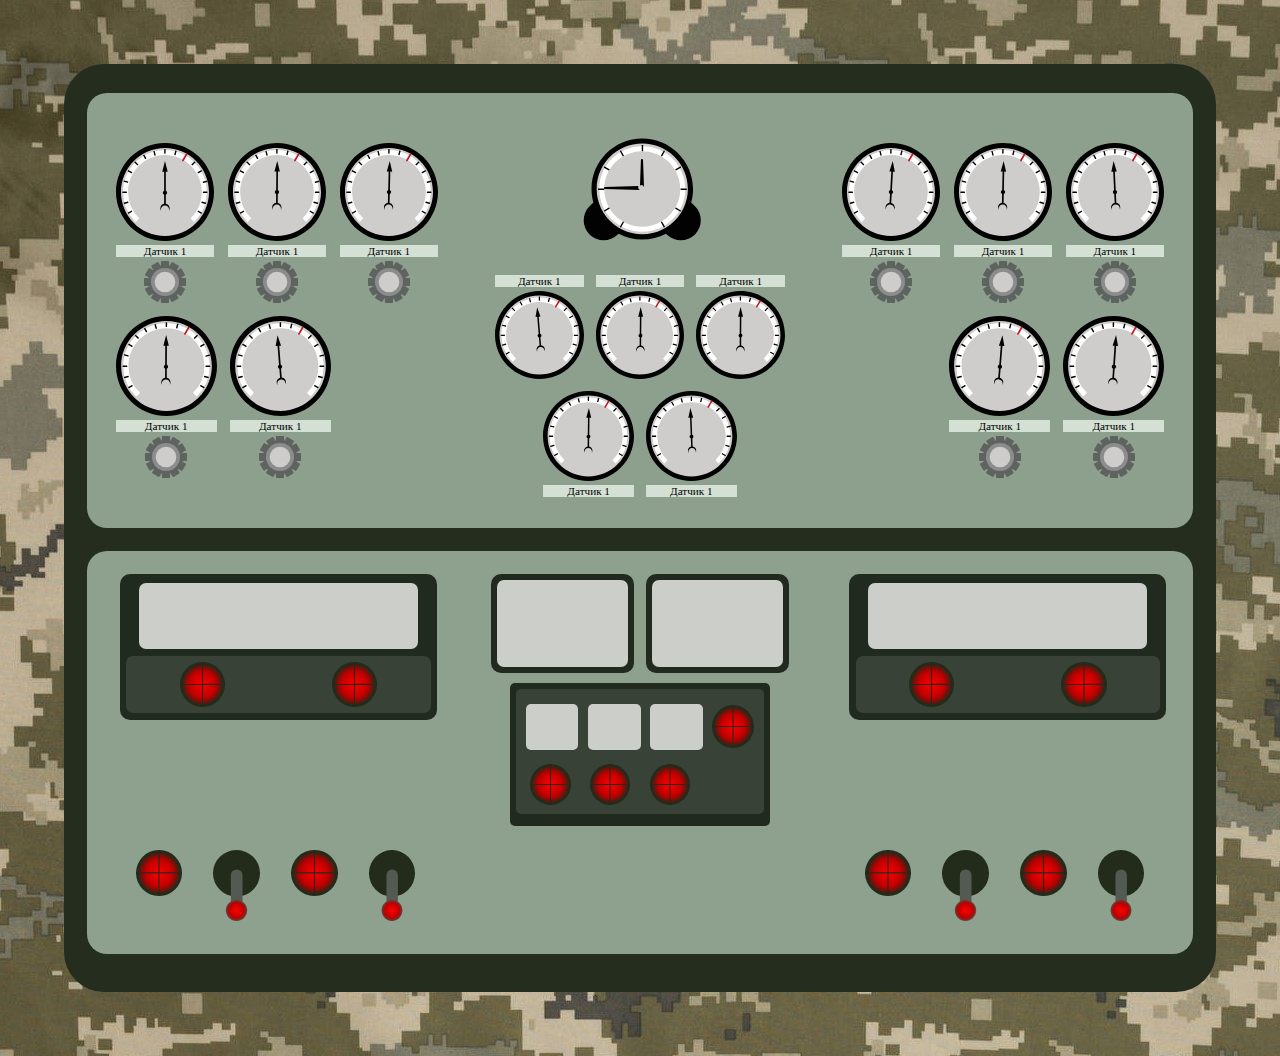
<file: index2.html>
<html lang="en">
<head>
    <meta charset="UTF-8">
    <meta http-equiv="X-UA-Compatible" content="IE=edge">
    <meta name="viewport" content="width=device-width, initial-scale=1.0">
    <link rel="stylesheet" href="style2.css">
    <title>Document</title>
</head>
<body onresize="setHeight">
   <div id="bac1" >
       <div id="panel1">
           <div class="bloc-left">
               <div class="bloc-datchik-up3">
                   <div class="bloc-datchik">
                        <div class="datchik">
                            <div class="img-p">
                                 <div class="strelka">
                                     <div class="strelkablock">
                                     <img  src="img/ctrelka2.svg" alt="strelca">
                                     </div>
                                    </div>
                                 <img class="img-datchik" src="img/datchik-1.svg" alt="datchik-1">
                            </div>
                            
                       </div>
                        <p class="text">Датчик 1</p>
                        <p class="img-p2" ><img  class="img-richag-krug-1" src="img/richag-krug-1.svg" alt="richag-krug-1"></p>
                    </div>
                    <div class="bloc-datchik">
                        <div class="datchik">
                            <div class="img-p">
                                 <div class="strelka">
                                     <div class="strelkablock">
                                     <img  src="img/ctrelka2.svg" alt="strelca">
                                     </div>
                                    </div>
                                 <img class="img-datchik" src="img/datchik-1.svg" alt="datchik-1">
                            </div>
                            
                       </div>
                        <p class="text">Датчик 1</p>
                        <p class="img-p2" ><img  class="img-richag-krug-1" src="img/richag-krug-1.svg" alt="richag-krug-1"></p>
                    </div>
                    <div class="bloc-datchik">
                        <div class="datchik">
                            <div class="img-p">
                                 <div class="strelka">
                                     <div class="strelkablock">
                                     <img  src="img/ctrelka2.svg" alt="strelca">
                                     </div>
                                    </div>
                                 <img class="img-datchik" src="img/datchik-1.svg" alt="datchik-1">
                            </div>
                            
                       </div>
                        <p class="text">Датчик 1</p>
                        <p class="img-p2" ><img  class="img-richag-krug-1" src="img/richag-krug-1.svg" alt="richag-krug-1"></p>
                    </div>
               </div>
               <div class="bloc-datchik-up2">
                    <div class="bloc-datchik">
                        <div class="datchik">
                            <div class="img-p">
                                 <div class="strelka">
                                     <div class="strelkablock">
                                     <img  src="img/ctrelka2.svg" alt="strelca">
                                     </div>
                                    </div>
                                 <img class="img-datchik" src="img/datchik-1.svg" alt="datchik-1">
                            </div>
                            
                       </div>
                        <p class="text">Датчик 1</p>
                        <p class="img-p2" ><img  class="img-richag-krug-1" src="img/richag-krug-1.svg" alt="richag-krug-1"></p>
                    </div>
                    <div class="bloc-datchik">
                        <div class="datchik">
                            <div class="img-p">
                                 <div class="strelka">
                                    <div class="strelkablock">
                                        <img  src="img/ctrelka2.svg" alt="strelca">
                                    </div>
                                </div>
                                 <img class="img-datchik" src="img/datchik-1.svg" alt="datchik-1">
                            </div>
                            
                       </div>
                        <p class="text">Датчик 1</p>
                        <p class="img-p2" ><img  class="img-richag-krug-1" src="img/richag-krug-1.svg" alt="richag-krug-1"></p>
                    </div>
                </div>
            </div>
           
            <div class="bloc-center">
                <div class="time center">
                    <div class="clock-main">
                        <img class="clock" src="img/clock.svg" alt="clock">
                        <div class="dou">
                            <div class="arrow-little">
                                <img src="img/little_arrow.svg" alt="">
                            </div>
                        </div>  
                        <div> 
                            <div class="arrow-big">
                                <img src="img/big_arrow.svg" alt="">
                            </div>
                        </div> 
                    </div>

                </div>
                <div class="datchik-3minimal ">
                    <div class="bloc-datchik">
                        <p class="text">Датчик 1</p>
                        <div class="datchik">
                            <div class="img-p">
                                    <div class="strelka">
                                    <div class="strelkablock">
                                        <img  src="img/ctrelka2.svg" alt="strelca">
                                    </div>
                                </div>
                                    <img class="img-datchik" src="img/datchik-1.svg" alt="datchik-1">
                            </div>
                            
                        </div>
                        
                        
                    </div>
                    <div class="bloc-datchik">
                        <p class="text">Датчик 1</p>
                        <div class="datchik">
                            <div class="img-p">
                                    <div class="strelka">
                                    <div class="strelkablock">
                                        <img  src="img/ctrelka2.svg" alt="strelca">
                                    </div>
                                </div>
                                    <img class="img-datchik" src="img/datchik-1.svg" alt="datchik-1">
                            </div>
                            
                        </div>
                    </div>
                    <div class="bloc-datchik">
                        <p class="text">Датчик 1</p>
                        <div class="datchik">
                            <div class="img-p">
                                    <div class="strelka">
                                    <div class="strelkablock">
                                        <img  src="img/ctrelka2.svg" alt="strelca">
                                    </div>
                                </div>
                                    <img class="img-datchik" src="img/datchik-1.svg" alt="datchik-1">
                            </div>
                            
                        </div>
                    </div>
                </div>
                <div class="datchik-2minimal center">
                    <div class="bloc-datchik">
                        
                        <div class="datchik">
                            <div class="img-p">
                                    <div class="strelka">
                                    <div class="strelkablock">
                                        <img  src="img/ctrelka2.svg" alt="strelca">
                                    </div>
                                </div>
                                    <img class="img-datchik" src="img/datchik-1.svg" alt="datchik-1">
                            </div>
                            
                        </div>
                        <p class="text">Датчик 1</p>
                    </div>
                    <div class="bloc-datchik">
                        
                        <div class="datchik">
                            <div class="img-p">
                                    <div class="strelka">
                                    <div class="strelkablock">
                                        <img  src="img/ctrelka2.svg" alt="strelca">
                                    </div>
                                </div>
                                    <img class="img-datchik" src="img/datchik-1.svg" alt="datchik-1">
                            </div>
                            
                        </div>
                        <p class="text">Датчик 1</p>
                    </div>
                </div>
            </div>
           
        
            <div class="bloc-right">
                <div class="bloc-datchik-up3 left ">
                    <div class="bloc-datchik">
                        <div class="datchik">
                                <div class="img-p">
                                    <div class="strelka">
                                        <div class="strelkablock">
                                        <img  src="img/ctrelka2.svg" alt="strelca">
                                        </div>
                                        </div>
                                    <img class="img-datchik" src="img/datchik-1.svg" alt="datchik-1">
                                </div>
                                
                        </div>
                        <p class="text">Датчик 1</p>
                        <p class="img-p2" ><img  class="img-richag-krug-1" src="img/richag-krug-1.svg" alt="richag-krug-1"></p>
                    </div>
                    <div class="bloc-datchik">
                        <div class="datchik">
                                <div class="img-p">
                                    <div class="strelka">
                                        <div class="strelkablock">
                                        <img  src="img/ctrelka2.svg" alt="strelca">
                                        </div>
                                        </div>
                                    <img class="img-datchik" src="img/datchik-1.svg" alt="datchik-1">
                                </div>
                                
                        </div>
                        <p class="text">Датчик 1</p>
                        <p class="img-p2" ><img  class="img-richag-krug-1" src="img/richag-krug-1.svg" alt="richag-krug-1"></p>
                    </div>
                    <div class="bloc-datchik">
                        <div class="datchik">
                                <div class="img-p">
                                    <div class="strelka">
                                        <div class="strelkablock">
                                        <img  src="img/ctrelka2.svg" alt="strelca">
                                        </div>
                                        </div>
                                    <img class="img-datchik" src="img/datchik-1.svg" alt="datchik-1">
                                </div>
                                
                        </div>
                        <p class="text">Датчик 1</p>
                        <p class="img-p2" ><img  class="img-richag-krug-1" src="img/richag-krug-1.svg" alt="richag-krug-1"></p>
                    </div>
                </div>
                <div class="bloc-datchik-up2 left">
                    <div class="bloc-datchik">
                        <div class="datchik">
                                <div class="img-p">
                                    <div class="strelka">
                                        <div class="strelkablock">
                                        <img  src="img/ctrelka2.svg" alt="strelca">
                                        </div>
                                        </div>
                                    <img class="img-datchik" src="img/datchik-1.svg" alt="datchik-1">
                                </div>
                                
                        </div>
                        <p class="text">Датчик 1</p>
                        <p class="img-p2" ><img  class="img-richag-krug-1" src="img/richag-krug-1.svg" alt="richag-krug-1"></p>
                    </div>
                    <div class="bloc-datchik">
                        <div class="datchik">
                                <div class="img-p">
                                    <div class="strelka">
                                        <div class="strelkablock">
                                            <img  src="img/ctrelka2.svg" alt="strelca">
                                        </div>
                                    </div>
                                    <img class="img-datchik" src="img/datchik-1.svg" alt="datchik-1">
                                </div>
                                
                        </div>
                        <p class="text">Датчик 1</p>
                        <p class="img-p2" ><img  class="img-richag-krug-1" src="img/richag-krug-1.svg" alt="richag-krug-1"></p>
                    </div>
                </div>

            </div>
        
        
        </div>
        <div id="panel2">
            <div class="bloc-first">
                <div class="info-panel-left">
                    <div class="back">
                        <div class="info-window">

                        </div>
                        <div class="bottom-wondow">
                            <div class="bottom">
                                <img src="img/red_circle.svg" alt="red_circle">
                            </div>
                            <div class="bottom">
                                <img src="img/red_circle.svg" alt="red_circle">
                            </div>
                        </div>
                    </div>
                    <div class="circle-down">
                        <div class="bottom">
                            <img src="img/red_circle.svg" alt="red_circle">
                        </div>
                        <div class="bottom">
                            <img src="img/switch.svg" alt="switch">

                        </div>
                        <div class="bottom">
                            <img src="img/red_circle.svg" alt="red_circle">
                        </div>
                        <div class="bottom">
                            <img src="img/switch.svg" alt="switch">

                        </div>


                    </div>
                </div>
                <div class="info-panel-center">
                    <div class="board">
                        <div class="back step">
                            <div class="board-second">

                            </div>
                        </div>
                        <div class="back step">
                            <div class="board-second">
                                
                            </div>
                        </div>
                    </div>
                    <div class="center-badabum">
                        <div class="board-bottom">
                            <div class="board-bottom-content">
                                <div class="board-bottom-content-blocks">
                                    <div class="board-info">

                                    </div>
                                    <div class="board-info">

                                    </div>
                                    <div class="board-info">

                                    </div>
                                    <div class="bottom em">
                                        <img src="img/red_circle.svg" alt="red_circle">
                                    </div>
                                </div>
                                <div class="bottom-down-center-panel">
                                    <div class="bottom">
                                        <img src="img/red_circle.svg" alt="red_circle">
                                    </div>
                                    <div class="bottom">
                                        <img src="img/red_circle.svg" alt="red_circle">
                                    </div>
                                    <div class="bottom">
                                        <img src="img/red_circle.svg" alt="red_circle">
                                    </div>
                                </div>
                            </div>
                        </div>
                    </div>
                </div>
                <div class="info-panel-right">
                    <div class="back">
                        <div class="info-window">

                        </div>
                        <div class="bottom-wondow">
                            <div class="bottom">
                                <img src="img/red_circle.svg" alt="red_circle">
                            </div>
                            <div class="bottom">
                                <img src="img/red_circle.svg" alt="red_circle">
                            </div>
                        </div>
                    </div>
                    <div class="circle-down">
                        <div class="bottom">
                            <img src="img/red_circle.svg" alt="red_circle">
                        </div>
                        <div class="bottom">
                            <img src="img/switch.svg" alt="switch">

                        </div>
                        <div class="bottom">
                            <img src="img/red_circle.svg" alt="red_circle">
                        </div>
                        <div class="bottom">
                            <img src="img/switch.svg" alt="switch">

                        </div>


                    </div>
                </div>
            </div>


        </div>      
    </div>
    <script src="index.js"></script>
</body>
</html>
</file>
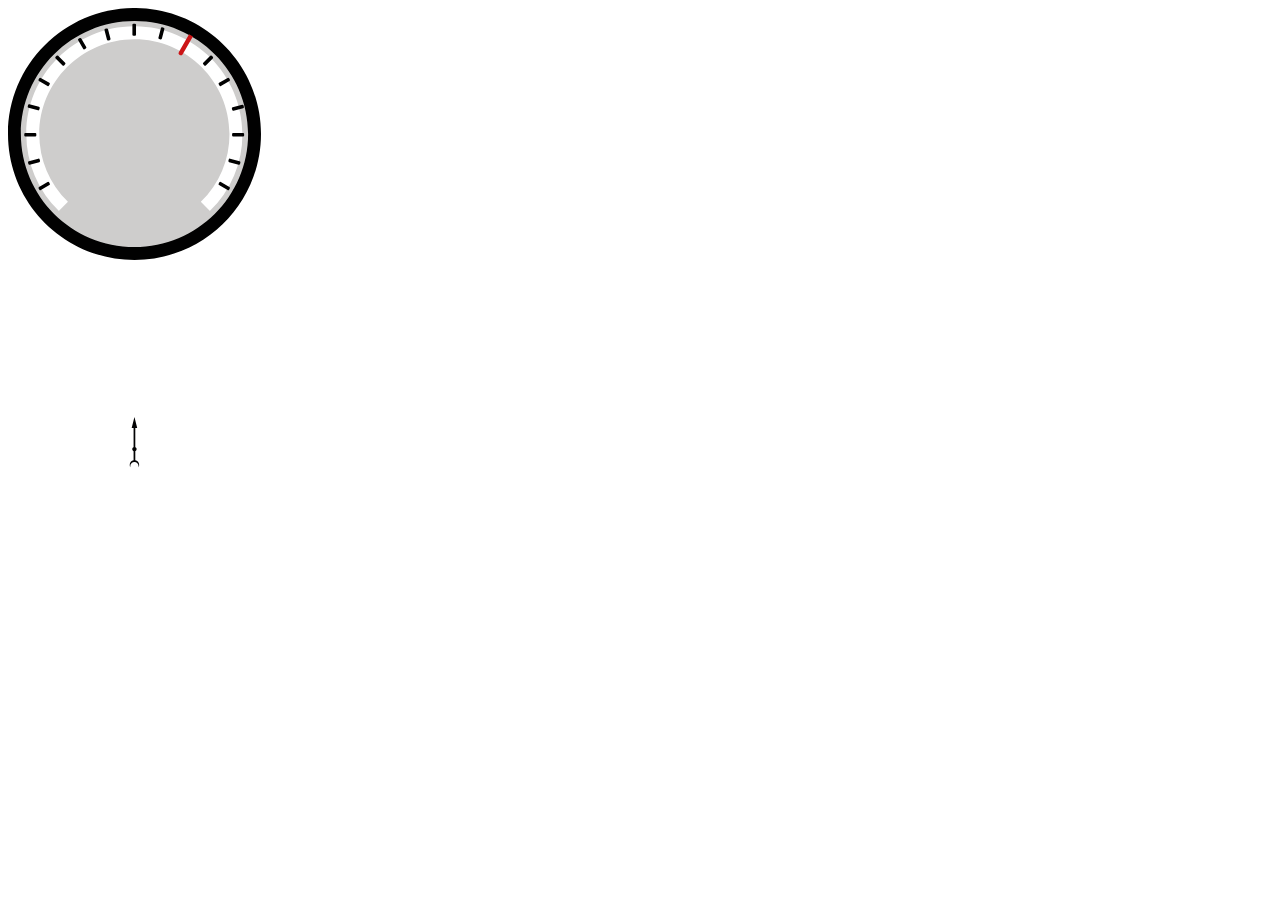
<file: strelca.html>
<!DOCTYPE html>
<html lang="en">
<head>
    <meta charset="UTF-8">
    <meta http-equiv="X-UA-Compatible" content="IE=edge">
    <meta name="viewport" content="width=device-width, initial-scale=1.0">
    <title>Document</title>
    <style>
        .img-p{
            width: 20%;
            position: relative;
            z-index: 0;
        }
        .strelka1 img{
            /* position: absolute;
            height: 600px;
            width: 600px; */
            z-index: 1;
            top: 0%;
            
        }
    </style>
</head>
<body>
   
    <div class="img-p">
        <img class="img-datchik" src="img/datchik-1.svg" alt="datchik-1">
        <div class="strelka1"><img  src="img/strelka-1.svg" alt="strelca"></div>
    </div> 

</body>
</html>
</file>
<file: style2.css>
@import url('panel1.css');
@import url('panel2.css');

body
{
    margin: 0;
    padding: 0;
    background-image: url(img/b.jpg);
    
}

p{
  padding: 0;
  margin: 5px;
}

#bac1{
  background-color: #252D1F;
  margin: 5%;
  border-radius: 40px;
  padding-top: 0.5%;
  height: 80%;
 

}
</file>
